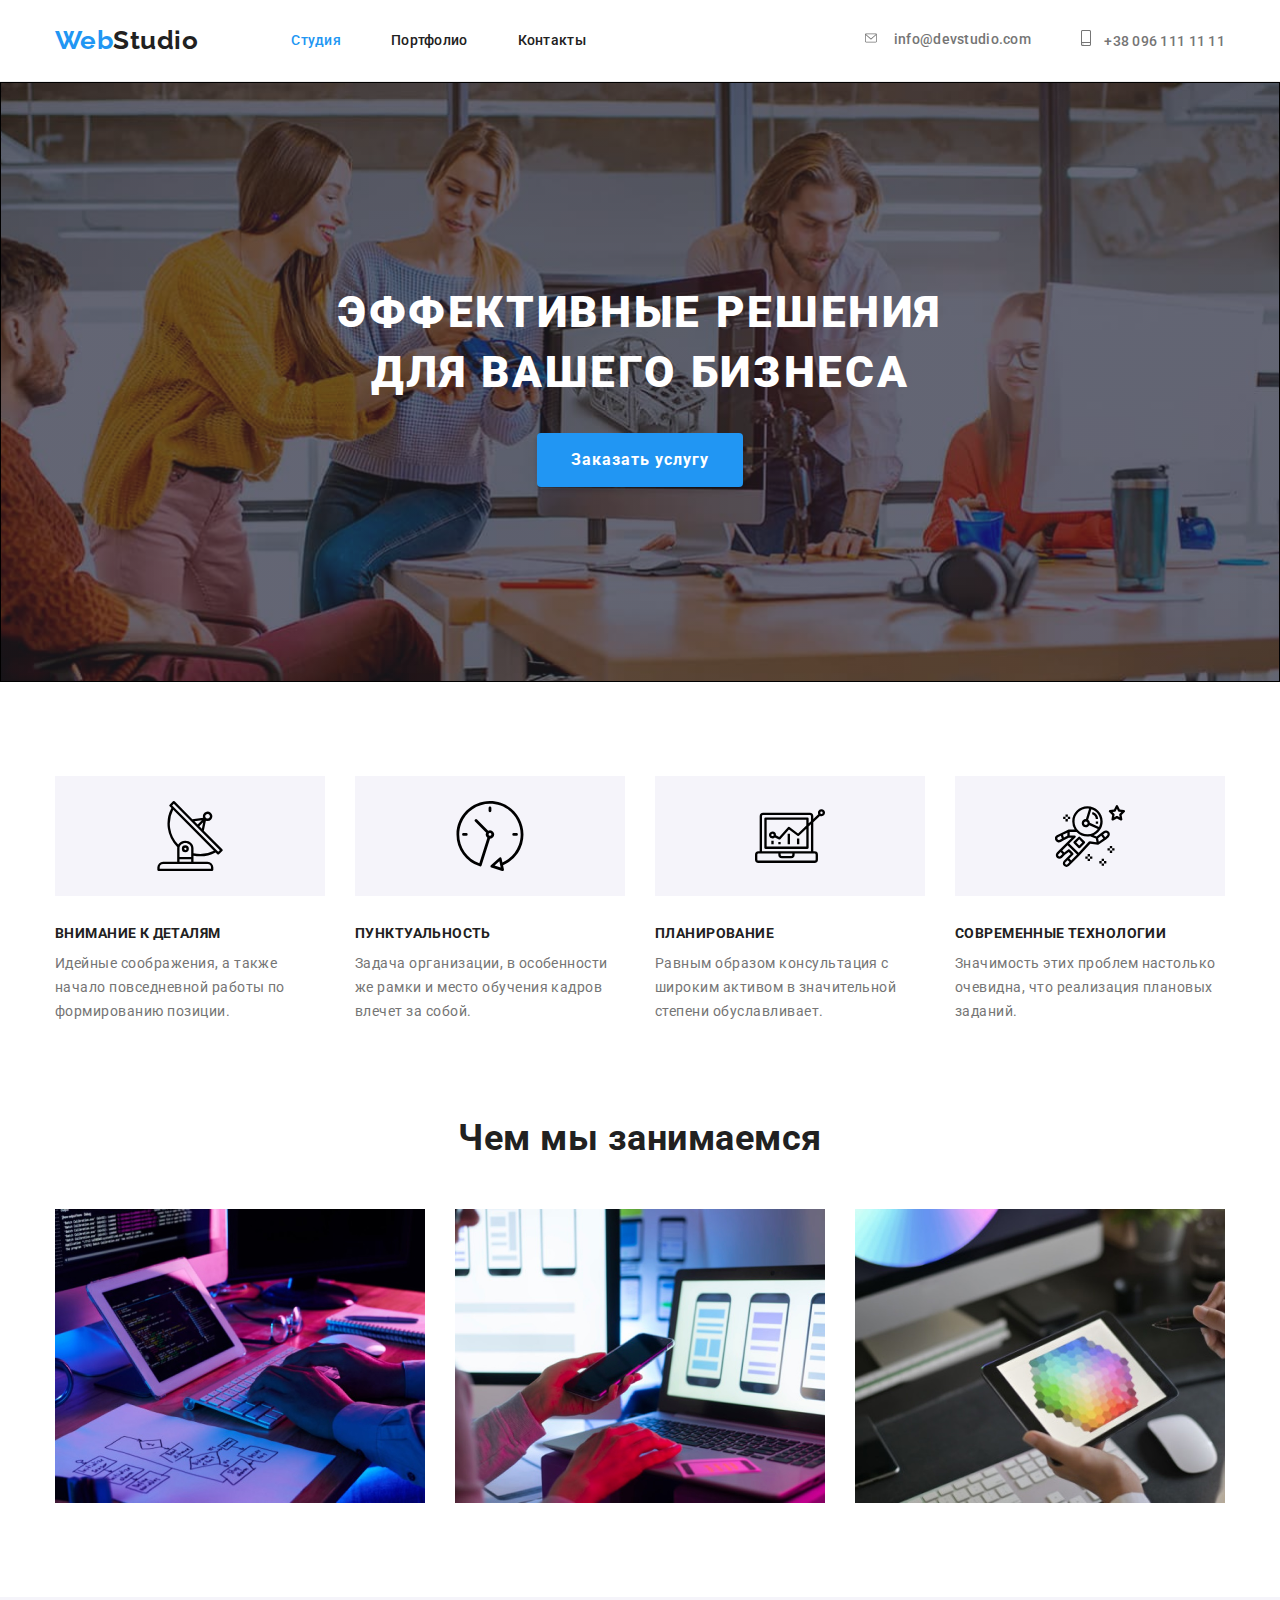
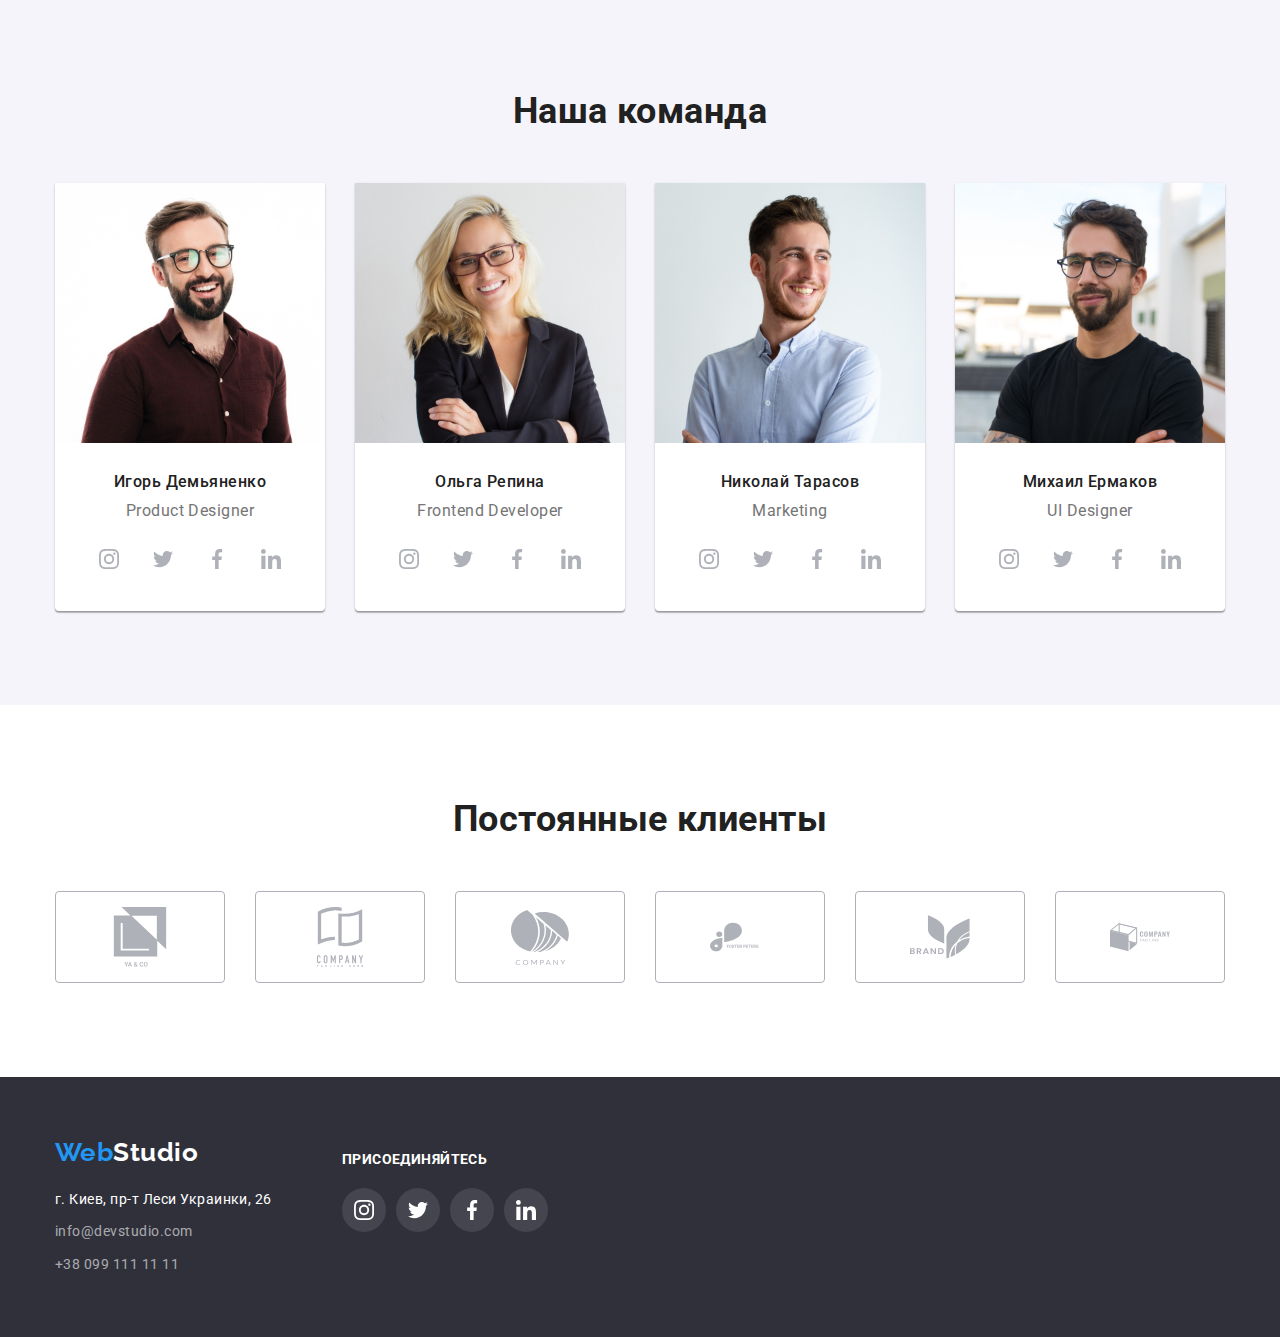
<file: index.html>
<!DOCTYPE html>
<html lang="ru">
	<head>
		<meta charset="UTF-8" />
		<meta http-equiv="X-UA-Compatible" content="IE=edge" />
		<meta name="viewport" content="width=device-width, initial-scale=1.0" />
		<link rel="preconnect" href="https://fonts.googleapis.com" />
		<link rel="preconnect" href="https://fonts.gstatic.com" crossorigin />
		<link
			href="https://fonts.googleapis.com/css2?family=Raleway:wght@700&family=Roboto:wght@400;500;700;900&display=swap"
			rel="stylesheet"
		/>
		<link
			rel="stylesheet"
			href="https://cdnjs.cloudflare.com/ajax/libs/modern-normalize/1.1.0/modern-normalize.min.css"
		/>
		<link rel="stylesheet" href="css/styles.css" />
		<title>Студия</title>
	</head>
	<body>
		<!-- head of documeent -->
		<header class="menu-top">
			<!-- head of document left (main)-->
			<div class="container">
				<div class="flex">
					<nav class="nav">
						<a href="./index.html" class="logo-web-header">
							Web
							<span class="logo-studio-header">Studio</span>
						</a>
						<!-- head of document center (menu)-->
						<ul class="menu-top-center">
							<li class="item">
								<a class="menu-item current" href="./index.html">Студия</a>
							</li>
							<li class="item">
								<a class="menu-item" href="./portfolio.html">Портфолио</a>
							</li>
							<li class="item">
								<a class="menu-item" href="#">Контакты</a>
							</li>
						</ul>
					</nav>
					<!-- head of document right -->
					<ul class="contacts">
						<!-- e-mail -->
						<li class="item">
							<a href="mailto:info@devstudio.com">
								<svg class="icon-mail">
									<use href="./images/icons.svg#mail"></use>
								</svg>
								info@devstudio.com
							</a>
						</li>
						<!-- phone -->
						<li class="item">
							<a href="tel:+380961111111">
								<svg class="icon-phone">
									<use href="./images/icons.svg#smartphone"></use>
								</svg>
								+38 096 111 11 11
							</a>
						</li>
					</ul>
				</div>
			</div>
		</header>
		<!-- main -->
		<main>
			<section class="top-main section">
				<h1 class="top-main-text">Эффективные решения для вашего бизнеса</h1>
				<button type="button" class="top-main-button">Заказать услугу</button>
			</section>
			<section class="middle-main section">
				<div class="container">
					<h2 class="visually-hidden">Наши преимущества</h2>
					<ul class="middle-main-list">
						<li class="item">
							<div class="features-icons">
								<svg class="features-icon">
									<use href="./images/icons.svg#antenna-1"></use>
								</svg>
							</div>
							<h3>Внимание к деталям</h3>
							<p>Идейные соображения, а также начало повседневной работы по формированию позиции.</p>
						</li>
						<li class="item">
							<div class="features-icons">
								<svg class="features-icon">
									<use href="./images/icons.svg#clock-1"></use>
								</svg>
							</div>
							<h3>Пунктуальность</h3>
							<p>Задача организации, в особенности же рамки и место обучения кадров влечет за собой.</p>
						</li>
						<li class="item">
							<div class="features-icons">
								<svg class="features-icon">
									<use href="./images/icons.svg#diagram-1"></use>
								</svg>
							</div>
							<h3>Планирование</h3>
							<p>Равным образом консультация с широким активом в значительной степени обуславливает.</p>
						</li>
						<li class="item">
							<div class="features-icons">
								<svg class="features-icon">
									<use href="./images/icons.svg#astronaut-1"></use>
								</svg>
							</div>
							<h3>Современные технологии</h3>
							<p>Значимость этих проблем настолько очевидна, что реализация плановых заданий.</p>
						</li>
					</ul>
				</div>
			</section>
			<section class="middle-img section">
				<div class="container">
					<h2 class="menu-item-name">Чем мы занимаемся</h2>
					<ul class="middle-main-title">
						<li class="item">
							<img
								src="images/close-up-image-programer-working-his-desk-office_1098-18707.jpg"
								alt="программист работающий в офисе"
								width="370"
							/>
						</li>
						<li class="item">
							<img
								src="images/web-ui-designers-are-developing-application-smartphones-team-creators-is-working-interface-mobile-phones_8119-2713.jpg"
								alt="веб-дизайнеры разрабатывают интерфейс приложений для смартфонов"
								width="370"
							/>
						</li>
						<li class="item">
							<img
								src="images/creative-artist-web-design-with-working-colour-selection-graphic-tablet_35674-1119.jpg"
								alt="художник с рабочей цветовой гаммой в графическом планшете"
								width="370"
							/>
						</li>
					</ul>
				</div>
			</section>
			<section class="bottom-main section">
				<div class="container">
					<h2 class="team-title">Наша команда</h2>
					<ul class="team-list">
						<li class="item">
							<img src="images/4853.jpg" alt="Игорь Демьяненко" width="270" />
							<div class="item-text">
								<h3>Игорь Демьяненко</h3>
								<p>Product Designer</p>
								<ul class="person">
									<li class="social">
										<a href="#">
											<svg class="si">
												<use href="./images/icons.svg#instagram-1"></use>
											</svg>
										</a>
									</li>
									<li class="social">
										<a href="#">
											<svg class="si">
												<use href="./images/icons.svg#twitter-1"></use>
											</svg>
										</a>
									</li>
									<li class="social">
										<a href="#">
											<svg class="si">
												<use href="./images/icons.svg#facebook-1"></use>
											</svg>
										</a>
									</li>
									<li class="social">
										<a href="#">
											<svg class="si">
												<use href="./images/icons.svg#linkedin-1"></use>
											</svg>
										</a>
									</li>
								</ul>
							</div>
						</li>
						<li class="item">
							<img src="images/5844.jpg" alt="Ольга Репина" width="270" />
							<div class="item-text">
								<h3>Ольга Репина</h3>
								<p>Frontend Developer</p>
								<ul class="person">
									<li class="social">
										<a href="#">
											<svg class="si">
												<use href="./images/icons.svg#instagram-1"></use>
											</svg>
										</a>
									</li>
									<li class="social">
										<a href="#">
											<svg class="si">
												<use href="./images/icons.svg#twitter-1"></use>
											</svg>
										</a>
									</li>
									<li class="social">
										<a href="#">
											<svg class="si">
												<use href="./images/icons.svg#facebook-1"></use>
											</svg>
										</a>
									</li>
									<li class="social">
										<a href="#">
											<svg class="si">
												<use href="./images/icons.svg#linkedin-1"></use>
											</svg>
										</a>
									</li>
								</ul>
							</div>
						</li>
						<li class="item">
							<img src="images/16166.jpg" alt="Николай Тарасов" width="270" />
							<div class="item-text">
								<h3>Николай Тарасов</h3>
								<p>Marketing</p>
								<ul class="person">
									<li class="social">
										<a href="#">
											<svg class="si">
												<use href="./images/icons.svg#instagram-1"></use>
											</svg>
										</a>
									</li>
									<li class="social">
										<a href="#">
											<svg class="si">
												<use href="./images/icons.svg#twitter-1"></use>
											</svg>
										</a>
									</li>
									<li class="social">
										<a href="#">
											<svg class="si">
												<use href="./images/icons.svg#facebook-1"></use>
											</svg>
										</a>
									</li>
									<li class="social">
										<a href="#">
											<svg class="si">
												<use href="./images/icons.svg#linkedin-1"></use>
											</svg>
										</a>
									</li>
								</ul>
							</div>
						</li>
						<li class="item">
							<img src="images/2968.jpg" alt="Михаил Ермаков" width="270" />
							<div class="item-text">
								<h3>Михаил Ермаков</h3>
								<p>UI Designer</p>
								<ul class="person">
									<li class="social">
										<a href="#">
											<svg class="si">
												<use href="./images/icons.svg#instagram-1"></use>
											</svg>
										</a>
									</li>
									<li class="social">
										<a href="#">
											<svg class="si">
												<use href="./images/icons.svg#twitter-1"></use>
											</svg>
										</a>
									</li>
									<li class="social">
										<a href="#">
											<svg class="si">
												<use href="./images/icons.svg#facebook-1"></use>
											</svg>
										</a>
									</li>
									<li class="social">
										<a href="#">
											<svg class="si">
												<use href="./images/icons.svg#linkedin-1"></use>
											</svg>
										</a>
									</li>
								</ul>
							</div>
						</li>
					</ul>
				</div>
			</section>
		</main>
		<section class="clients section">
			<div class="container">
				<h2 class="clients-title">Постоянные клиенты</h2>
				<ul class="company">
					<li class="card">
						<a href="#">
							<svg class="ci">
								<use href="./images/icons.svg#logo-1"></use>
							</svg>
						</a>
					</li>
					<li class="card">
						<a href="#">
							<svg class="ci">
								<use href="./images/icons.svg#logo-2"></use>
							</svg>
						</a>
					</li>
					<li class="card">
						<a href="#">
							<svg class="ci">
								<use href="./images/icons.svg#logo-3"></use>
							</svg>
						</a>
					</li>
					<li class="card">
						<a href="#">
							<svg class="ci">
								<use href="./images/icons.svg#logo-4"></use>
							</svg>
						</a>
					</li>
					<li class="card">
						<a href="#">
							<svg class="ci">
								<use href="./images/icons.svg#logo-5"></use>
							</svg>
						</a>
					</li>
					<li class="card">
						<a href="#">
							<svg class="ci">
								<use href="./images/icons.svg#logo-6"></use>
							</svg>
						</a>
					</li>
				</ul>
			</div>
		</section>
		<!-- footer -->
		<footer class="menu-footer">
			<div class="footer-flex container">
				<div>
					<a href="./index.html" class="logo-web-footer">Web<span class="logo-studio-footer">Studio</span></a>
					<address class="footer-address">
						<p class="contacts-footer">г. Киев, пр-т Леси Украинки, 26</p>
						<ul>
							<li class="item">
								<a href="mailto:info@devstudio.com" class="link">info@devstudio.com</a>
							</li>
							<li class="item">
								<a href="tel:+380991111111" class="link">+38 099 111 11 11</a>
							</li>
						</ul>
					</address>
				</div>
				<div class="links">
					<h3>Присоединяйтесь</h3>
					<ul class="social-links">
						<li class="icon">
							<a href="#">
								<svg class="si">
									<use href="./images/icons.svg#instagram-1"></use>
								</svg>
							</a>
						</li>
						<li class="icon">
							<a href="#">
								<svg class="si">
									<use href="./images/icons.svg#twitter-1"></use>
								</svg>
							</a>
						</li>
						<li class="icon">
							<a href="#">
								<svg class="si">
									<use href="./images/icons.svg#facebook-1"></use>
								</svg>
							</a>
						</li>
						<li class="icon">
							<a href="#">
								<svg class="si">
									<use href="./images/icons.svg#linkedin-1"></use>
								</svg>
							</a>
						</li>
					</ul>
				</div>
			</div>
		</footer>
	</body>
</html>
</file>
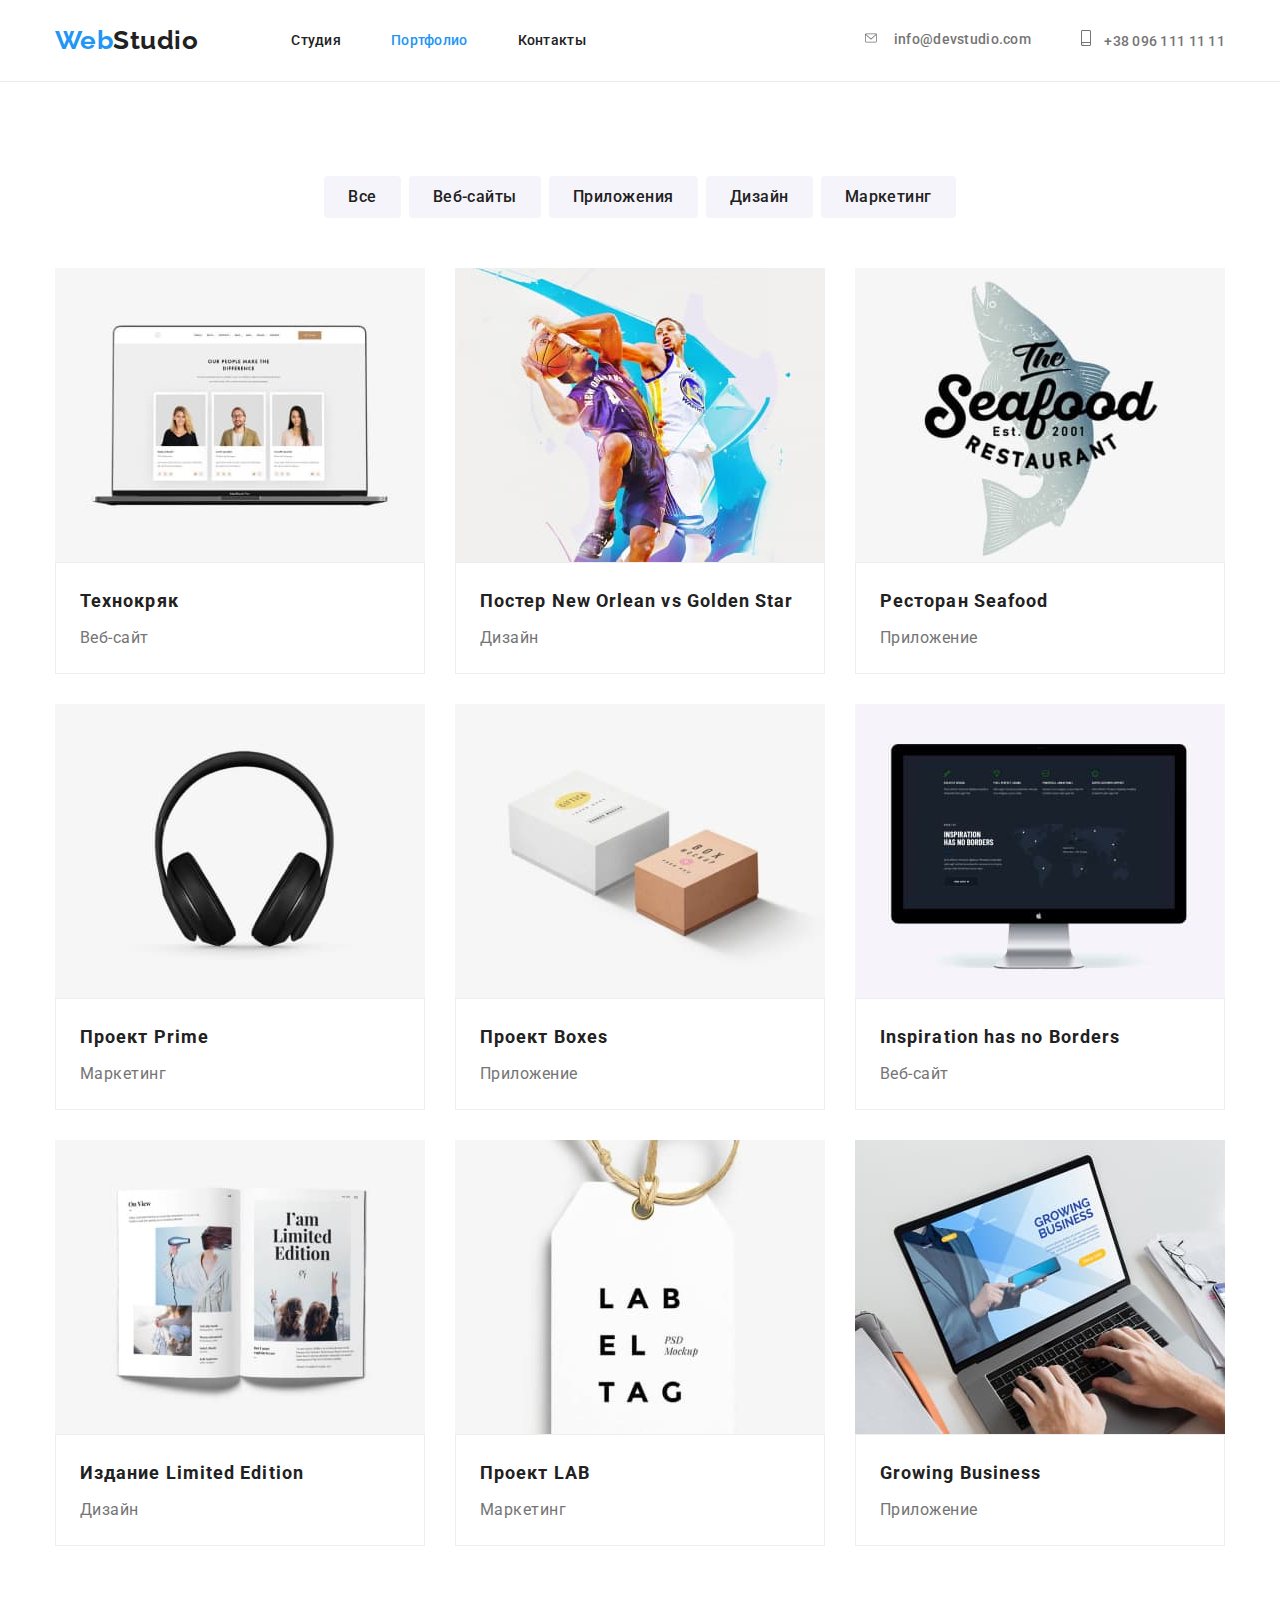
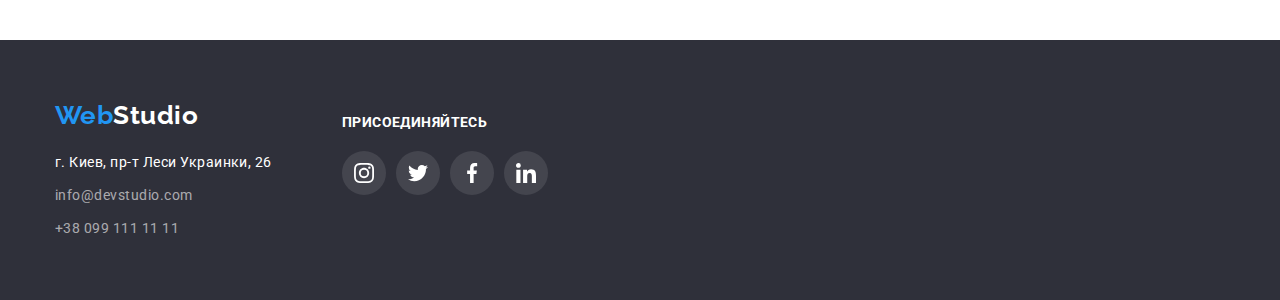
<file: portfolio.html>
<!DOCTYPE html>
<html lang="ru">
	<head>
		<meta charset="UTF-8" />
		<meta http-equiv="X-UA-Compatible" content="IE=edge" />
		<meta name="viewport" content="width=device-width, initial-scale=1.0" />
		<link rel="preconnect" href="https://fonts.googleapis.com" />
		<link rel="preconnect" href="https://fonts.gstatic.com" crossorigin />
		<link
			href="https://fonts.googleapis.com/css2?family=Raleway:wght@700&family=Roboto:wght@400;500;700;900&display=swap"
			rel="stylesheet"
		/>
		<link
			rel="stylesheet"
			href="https://cdnjs.cloudflare.com/ajax/libs/modern-normalize/1.1.0/modern-normalize.min.css"
		/>
		<link rel="stylesheet" href="css/styles.css" />
		<title>Портфолио</title>
	</head>
	<body>
		<!-- head of documeent -->
		<header class="menu-top">
			<!-- head of document left (main)-->
			<div class="container">
				<div class="flex">
					<nav class="nav">
						<a href="./index.html" class="logo-web-header">
							Web
							<span class="logo-studio-header">Studio</span>
						</a>
						<!-- head of document center (menu)-->
						<ul class="menu-top-center">
							<li class="item">
								<a class="menu-item" href="./index.html">Студия</a>
							</li>
							<li class="item">
								<a class="menu-item current" href="./portfolio.html">Портфолио</a>
							</li>
							<li class="item">
								<a class="menu-item" href="#">Контакты</a>
							</li>
						</ul>
					</nav>
					<!-- head of document right -->
					<ul class="contacts">
						<!-- e-mail -->
						<li class="item">
							<a href="mailto:info@devstudio.com">
								<svg class="icon-mail">
									<use href="./images/icons.svg#mail"></use>
								</svg>
								info@devstudio.com
							</a>
						</li>
						<!-- phone -->
						<li class="item">
							<a href="tel:+380961111111">
								<svg class="icon-phone">
									<use href="./images/icons.svg#smartphone"></use>
								</svg>
								+38 096 111 11 11
							</a>
						</li>
					</ul>
				</div>
			</div>
		</header>
		<!-- main -->
		<main>
			<section class="portfolio section">
				<div class="container">
					<h1 class="visually-hidden">Наши услуги</h1>
					<ul class="filter-portfolio">
						<li class="item"><button type="button">Все</button></li>
						<li class="item"><button type="button">Веб-сайты</button></li>
						<li class="item"><button type="button">Приложения</button></li>
						<li class="item"><button type="button">Дизайн</button></li>
						<li class="item"><button type="button">Маркетинг</button></li>
					</ul>
					<ul class="menu-portfolio">
						<li class="item">
							<img src="images/portfolio1.jpg" alt="Веб-сайт на экране ноутбука" width="370" />
							<div class="item-text">
								<h2>Технокряк</h2>
								<p>Веб-сайт</p>
							</div>
						</li>
						<li class="item">
							<img src="images/portfolio2.jpg" alt="Изображение двух баскетболистов" width="370" />
							<div class="item-text">
								<h2>Постер New Orlean vs Golden Star</h2>
								<p>Дизайн</p>
							</div>
						</li>
						<li class="item">
							<img src="images/portfolio-1.jpg" alt="Вывеска ресторана" width="370" />
							<div class="item-text">
								<h2>Ресторан Seafood</h2>
								<p>Приложение</p>
							</div>
						</li>
						<li class="item">
							<img src="images/portfolio-2.jpg" alt="Наушники" width="370" />
							<div class="item-text">
								<h2>Проект Prime</h2>
								<p>Маркетинг</p>
							</div>
						</li>
						<li class="item">
							<img src="images/portfolio5.jpg" alt="Две коробки" width="370" />
							<div class="item-text">
								<h2>Проект Boxes</h2>
								<p>Приложение</p>
							</div>
						</li>
						<li class="item">
							<img src="images/111.jpg" alt="Веб-сайт на экране монитора" width="370" />
							<div class="item-text">
								<h2>Inspiration has no Borders</h2>
								<p>Веб-сайт</p>
							</div>
						</li>
						<li class="item">
							<img src="images/portfolio7.jpg" alt="Открытая книга" width="370" />
							<div class="item-text">
								<h2>Издание Limited Edition</h2>
								<p>Дизайн</p>
							</div>
						</li>
						<li class="item">
							<img src="images/portfolio8.jpg" alt="Бирка с названием" width="370" />
							<div class="item-text">
								<h2>Проект LAB</h2>
								<p>Маркетинг</p>
							</div>
						</li>
						<li class="item">
							<img src="images/2910404.jpg" alt="Руки разработчика на клавиатуре ноутбука" width="370" />
							<div class="item-text">
								<h2>Growing Business</h2>
								<p>Приложение</p>
							</div>
						</li>
					</ul>
				</div>
			</section>
		</main>
		<!-- footer -->
		<footer class="menu-footer">
			<div class="footer-flex container">
				<div>
					<a href="./index.html" class="logo-web-footer">Web<span class="logo-studio-footer">Studio</span></a>
					<address class="footer-address">
						<p class="contacts-footer">г. Киев, пр-т Леси Украинки, 26</p>
						<ul>
							<li class="item">
								<a href="mailto:info@devstudio.com" class="link">info@devstudio.com</a>
							</li>
							<li class="item">
								<a href="tel:+380991111111" class="link">+38 099 111 11 11</a>
							</li>
						</ul>
					</address>
				</div>
				<div class="links">
					<h3>Присоединяйтесь</h3>
					<ul class="social-links">
						<li class="icon">
							<a href="#">
								<svg class="si">
									<use href="./images/icons.svg#instagram-1"></use>
								</svg>
							</a>
						</li>
						<li class="icon">
							<a href="#">
								<svg class="si">
									<use href="./images/icons.svg#twitter-1"></use>
								</svg>
							</a>
						</li>
						<li class="icon">
							<a href="#">
								<svg class="si">
									<use href="./images/icons.svg#facebook-1"></use>
								</svg>
							</a>
						</li>
						<li class="icon">
							<a href="#">
								<svg class="si">
									<use href="./images/icons.svg#linkedin-1"></use>
								</svg>
							</a>
						</li>
					</ul>
				</div>
			</div>
		</footer>
	</body>
</html>
</file>
<file: css/styles.css>
:root {
	--body-bck: #e5e5e5;
	--menu-bck: #ffffff;
	--accent-color: #2196f3;
	--logo-text-color: #000000;
	--primary-text-color: #212121;
	--primary-contact-color: #757575;
	--top-main-bck: #2f303a;
	--bottom-main-bck: #f5f4fa;
	--border-header-color: #ececec;
	--border-service-color: #eeeeee;
	--button-hover: #188ce8;
	--person-bck: #afb1b8;
	--footer-contact-color: rgba(255, 255, 255, 0.6);
	--items-between: 30px;
}

html {
	box-sizing: border-box;
}

*,
*::before,
*::after {
	box-sizing: inherit;
}

h1,
h2,
h3,
h4,
h5,
h6,
p {
	margin: 0;
	padding: 0;
	border: 0;
}

body {
	font-family: Roboto, sans-serif;
	color: var(--primary-text-color);
	background-color: var(--menu-bck);
	letter-spacing: 0.03em;
}

img {
	display: block;
}

h2 {
	color: var(--primary-text-color);
}

a {
	text-decoration: none;
	margin: 0;
	padding: 0;
}

ul {
	list-style-type: none;
	margin: 0;
	padding: 0;
}

.menu-top {
	display: flex;
	padding-top: 25px;
	padding-bottom: 25px;
	align-items: center;
	background: var(--menu-bck);
	border-bottom: 1px solid var(--border-header-color);
}

.container {
	width: 1200px;
	margin-left: auto;
	margin-right: auto;
	padding-left: 15px;
	padding-right: 15px;
}

.section {
	padding-top: 94px;
}

.flex {
	display: flex;
	align-items: center;
}

.visually-hidden {
	position: absolute;
	width: 1px;
	height: 1px;
	margin: -1px;
	border: 0;
	padding: 0;
	white-space: nowrap;
	clip-path: inset(100%);
	clip: rect(0 0 0 0);
	overflow: hidden;
}

.nav {
	display: flex;
	align-items: center;
}

.logo-web-header {
	display: flex;
	margin-right: 93px;
	font-family: Raleway;
	font-weight: 700;
	font-size: 26px;
	line-height: 1.19;
	color: var(--accent-color);
}

.logo-studio-header {
	color: var(--primary-text-color);
}

.menu-top-center {
	display: flex;
}

.menu-top-center .item + .item {
	margin-left: 50px;
}

.menu-top-center .menu-item {
	font-weight: 500;
	font-size: 14px;
	line-height: 1.14;
	letter-spacing: 0.02em;
	color: var(--primary-text-color);
}

.menu-top-center a:hover,
.menu-top-center a:focus {
	color: var(--accent-color);
}

.menu-top-center .menu-item.current {
	color: var(--accent-color);
}

.contacts {
	display: flex;
	margin-left: auto;
}

.contacts .item + .item {
	margin-left: 50px;
}

.icon-mail {
	width: 16px;
	height: 12px;
	fill: currentColor;
	margin-right: 10px;
}

.icon-phone {
	width: 10px;
	height: 16px;
	fill: currentColor;
	margin-right: 10px;
}

.contacts a {
	font-weight: 500;
	font-size: 14px;
	line-height: 1.14px;
	letter-spacing: 0.02em;
	color: var(--primary-contact-color);
}

.contacts a:hover,
.contacts a:focus {
	color: var(--accent-color);
	fill: var(--accent-color);
}

.top-main {
	max-width: 1600px;
  	height: 600px;
	margin-left: auto;
	margin-right: auto;
	padding-top: 200px;
	padding-bottom: 200px;
	text-align: center;
	border: 1px solid var(--logo-text-color);
	background-color: var(--top-main-bck);
	background-image: linear-gradient(to right, rgba(47, 48, 58, 0.4), rgba(47, 48, 58, 0.4)), url(../images/img.jpg);
	background-repeat: no-repeat;
	background-size: cover;
	background-position: center;
}

.top-main-text {
	width: 696px;
	margin: 0 auto;
	font-weight: 900;
	font-size: 44px;
	line-height: 1.36;
	letter-spacing: 0.06em;
	text-align: center;
	text-transform: uppercase;
	color: var(--menu-bck);
}

.top-main-button {
	align-items: center;
	text-align: center;
	margin-left: auto;
	margin-right: auto;
	margin-top: 30px;
	padding: 10px 32px;
	background: var(--accent-color);
	box-shadow: 0px 4px 4px rgba(0, 0, 0, 0.15);
	border-radius: 4px;
	font-weight: 700;
	font-size: 16px;
	line-height: 1.88;
	letter-spacing: 0.06em;
	color: var(--menu-bck);
	cursor: pointer;
}

.top-main-button:hover {
	background-color: var(--button-hover);
}

.middle-main {
	padding-top: 94px;
	background: var(--menu-bck);
}

.middle-main p {
	font-size: 14px;
	line-height: 1.71;
}

.middle-main-list {
	display: flex;
	justify-content: center;
}

.middle-main-list h3 {
	margin-bottom: 10px;
	font-weight: 700;
	font-size: 14px;
	line-height: 1.14;
	letter-spacing: 0.03em;
	text-transform: uppercase;
	color: var(--primary-text-color);
}

.middle-main-list .item {
	width: 270px;
}

.middle-main-list p {
	font-size: 14px;
	line-height: 1.71;
	color: var(--primary-contact-color);
}

.features-icons {
	display: flex;
	height: 120px;
	justify-content: center;
	align-items: center;
	margin-bottom: 30px;
	background-color: var(--bottom-main-bck);
}

.features-icon {
	width: 70px;
	height: 70px;
}

.middle-main-list .item + .item {
	margin-left: 30px;
}

.middle-img h2 {
	font-weight: 700;
	font-size: 36px;
	line-height: 1.16;
	text-align: center;
}

.middle-img {
	text-align: center;
	padding-bottom: 94px;
}

.middle-img .item + .item {
	margin-left: 30px;
}

.middle-main-title {
	display: flex;
	margin-top: 50px;
	justify-content: center;
}

.bottom-main {
	padding-bottom: 94px;
	background-color: var(--bottom-main-bck);
}

.team-title {
	margin: 0;
	font-weight: 700;
	font-size: 36px;
	line-height: 1.16;
	text-align: center;
	color: var(--primary-text-color);
}

.bottom-main .item {
	background: var(--menu-bck);
	box-shadow: 0px 1px 3px rgba(0, 0, 0, 0.12), 0px 1px 1px rgba(0, 0, 0, 0.14), 0px 2px 1px rgba(0, 0, 0, 0.2);
	border-radius: 0px 0px 4px 4px;
}

.bottom-main .item + .item {
	margin-left: 30px;
}

.team-list {
	display: flex;
	justify-content: center;
	margin-top: 50px;
	font-weight: 500;
	font-size: 16px;
	line-height: 1.18;
	text-align: center;
	color: var(--primary-text-color);
}

.bottom-main h3 {
	font-weight: 500;
	font-size: 16px;
	line-height: 1.18;
	letter-spacing: 0.03em;
	color: var(--primary-text-color);
}

.bottom-main p {
	margin-top: 10px;
	font-weight: 400;
	font-size: 16px;
	line-height: 1.18;
	color: var(--primary-contact-color);
}

.item-text {
	padding-top: 30px;
	padding-bottom: 30px;
}

.item-text p {
	color: var(--primary-contact-color);
}

.person {
	display: flex;
	width: 206px;
	height: 44px;
	margin-left: auto;
	margin-right: auto;
	margin-top: 16px;
}

.person a {
	display: block;
	width: 44px;
	height: 44px;
	border-radius: 50%;
	padding: 12px;
	fill: var(--person-bck);
}

.person a:hover,
.person a:focus {
	border-radius: 50%;
	background-color: var(--accent-color);
	color: var(--menu-bck);
	fill: var(--menu-bck);
}

.person .social + .social {
	margin-left: 10px;
}

.si {
	width: 20px;
	height: 20px;
}

.clients-title {
	font-weight: 700;
	font-size: 36px;
	line-height: 1.16;
	text-align: center;
	margin-bottom: 50px;
}

.company {
	display: flex;
	justify-content: center;
}

.clients {
	padding-bottom: 94px;
}

.clients a {
	display: flex;
	width: 170px;
	height: 92px;
	align-items: center;
	justify-content: center;
	fill: var(--person-bck);
	border: 1px solid var(--person-bck);
	border-radius: 4px;
}

.company .card {
	display: flex;
}

.company a:hover,
.company a:focus {
	fill: var(--accent-color);
	color: var(--accent-color);
	border: 1px solid var(--accent-color);
}

.clients .card + .card {
	margin-left: 30px;
}

.ci {
	width: 106px;
	height: 60px;
}

.menu-footer {
	padding-top: 60px;
	padding-bottom: 60px;
	background-color: var(--top-main-bck);
}

.logo-web-footer {
	display: block;
	font-family: Raleway, sans-serif;
	font-weight: 700;
	font-size: 26px;
	line-height: 1.19;
	color: var(--accent-color);
}

.logo-studio-footer {
	color: var(--menu-bck);
}

.footer-flex {
	display: flex;
}

.footer-address {
	font-style: normal;
}

.menu-footer a {
	margin-bottom: 20px;
}

.menu-footer p {
	margin-bottom: 9px;
	font-size: 14px;
	line-height: 1.7;
	color: var(--menu-bck);
}

.menu-footer .item + .item {
	margin-top: 9px;
}

.menu-footer .link {
	font-size: 14px;
	line-height: 1.7;
	color: rgba(255, 255, 255, 0.6);
}

.menu-footer .link:hover,
.menu-footer .link:focus {
	color: var(--accent-color);
}

.menu-footer .links {
	margin-top: 15px;
	margin-left: 70px;
}

.menu-footer .links h3 {
	font-style: normal;
	font-weight: 700;
	font-size: 14px;
	line-height: 1.14;
	letter-spacing: 0.03em;
	text-transform: uppercase;
	color: var(--menu-bck);
}

.menu-footer .link {
	color: rgba(255, 255, 255, 0.6);
	font-size: 14px;
	line-height: 1.7;
}

.menu-footer .social-links {
	display: flex;
	width: 206px;
	height: 44px;
	margin-left: auto;
	margin-right: auto;
}

.social-links a {
	display: block;
	width: 44px;
	height: 44px;
	padding: 12px;
	margin-top: 20px;
	border-radius: 50%;
	fill: var(--menu-bck);
	background-color: rgba(255, 255, 255, 0.1);
}

.social-links a:hover,
.social-links a:focus {
	border-radius: 50%;
	background-color: var(--accent-color);
	fill: var(--menu-bck);
	color: var(--menu-bck);
}

.links .icon + .icon {
	margin-left: 10px;
}

/* Portfolio section */

button {
	padding: 6px 22px;
	font-family: Roboto, sans-serif;
	font-weight: 500;
	font-size: 16px;
	line-height: 1.62;
	cursor: pointer;
	text-align: center;
	letter-spacing: 0.03em;
	border-radius: 4px;
	border-color: transparent;
	background-color: var(--bottom-main-bck);
	color: var(--primary-text-color);
}

.portfolio {
	padding-bottom: 94px;
}

.filter-portfolio {
	display: flex;
	justify-content: center;
	margin-bottom: 50px;
}

.filter-portfolio .item + .item {
	margin-left: 8px;
}

button:hover,
button:focus {
	color: var(--menu-bck);
	background-color: var(--accent-color);
	box-shadow: 0px 3px 1px rgba(0, 0, 0, 0.1), 0px 1px 2px rgba(0, 0, 0, 0.08), 0px 2px 2px rgba(0, 0, 0, 0.12);
}

.menu-portfolio {
	display: flex;
	flex-wrap: wrap;
	justify-content: center;
	margin-top: calc(-1 * var(--items-between));
	margin-left: calc(-1 * var(--items-between));
}

.menu-portfolio > .item {
	flex-basis: calc(100% / 3 - 30px);
	margin-top: var(--items-between);
	margin-left: var(--items-between);
	background: var(--menu-bck);
}

.menu-portfolio .item:hover {
	box-shadow: 0px 1px 1px rgba(0, 0, 0, 0.12), 0px 4px 4px rgba(0, 0, 0, 0.06), 1px 4px 6px rgba(0, 0, 0, 0.16);
	cursor: pointer;
}

.menu-portfolio .item-text {
	padding: 20px 24px;
	border: 1px solid var(--border-service-color);
}

.menu-portfolio h2 {
	margin-bottom: 4px;
	font-weight: 700;
	font-size: 18px;
	line-height: 2;
	letter-spacing: 0.06em;
}

.menu-portfolio p {
	font-size: 16px;
	line-height: 1.88;
}
</file>
